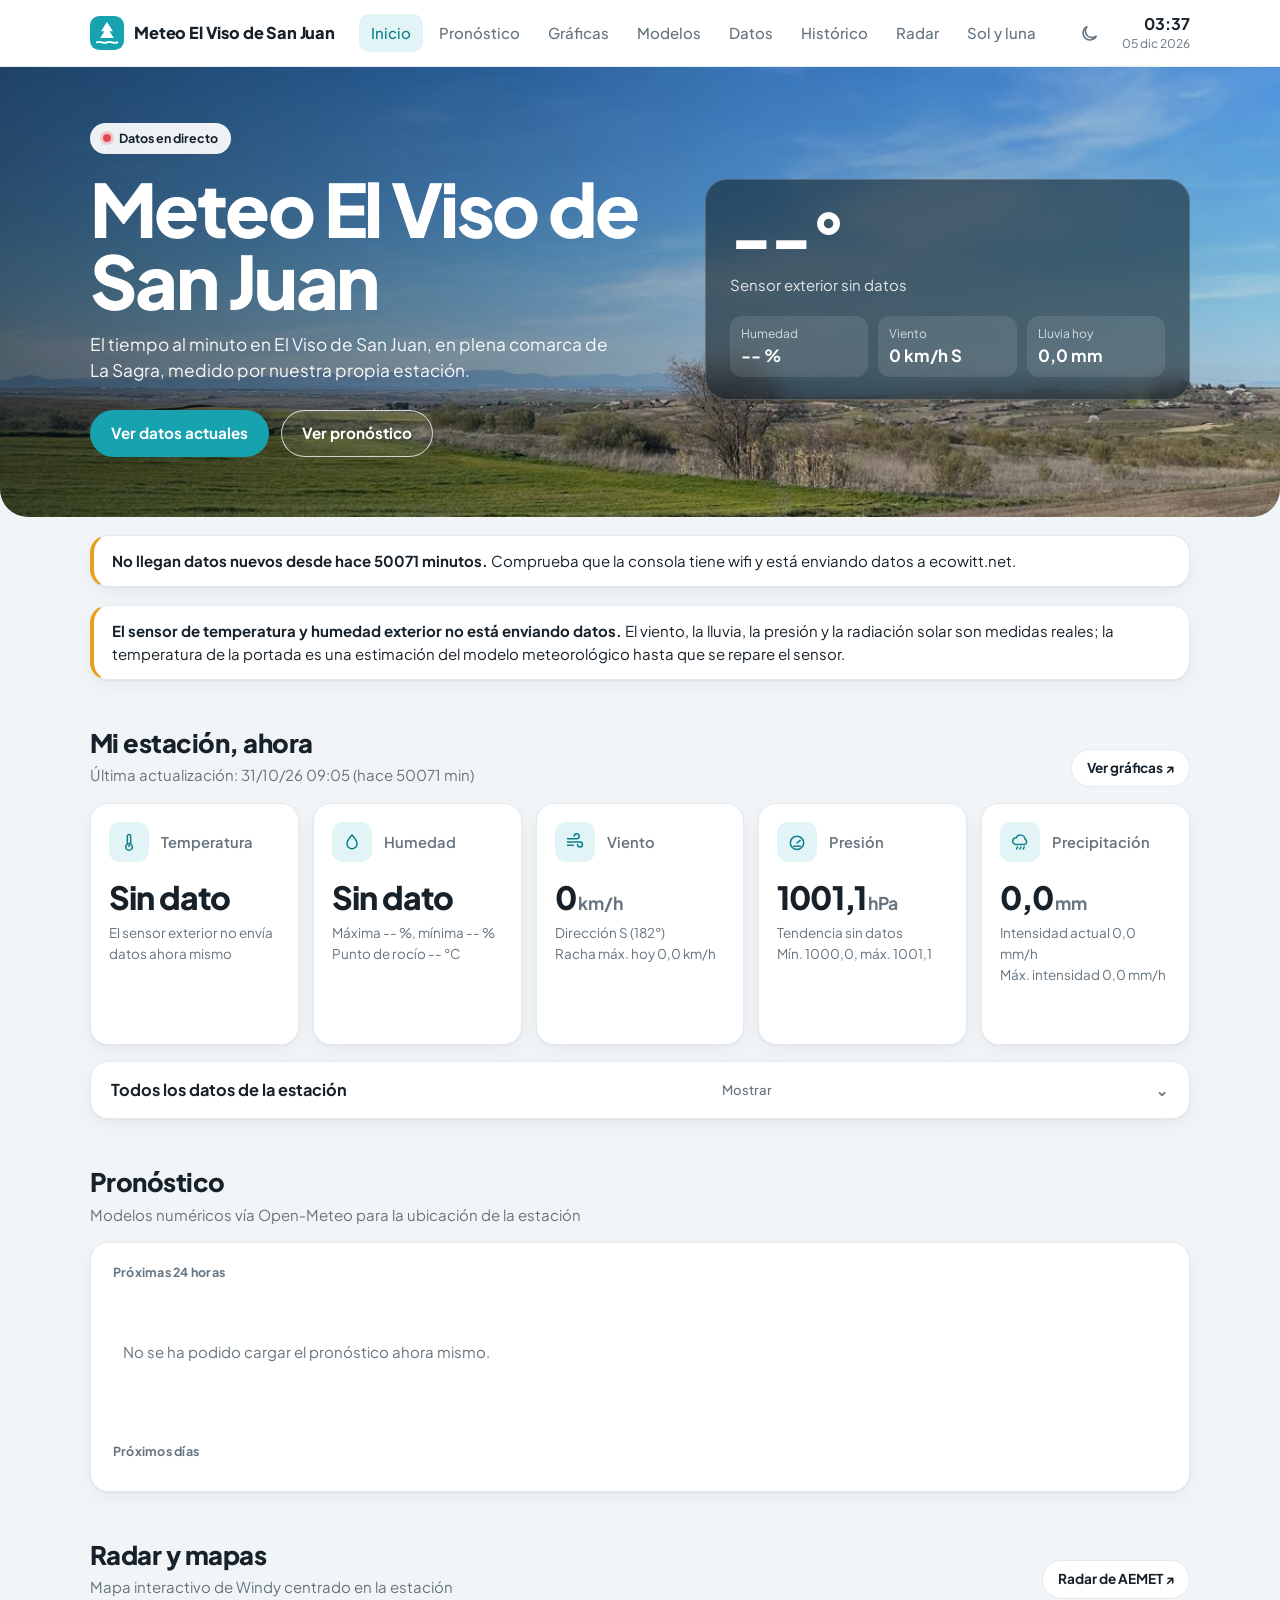
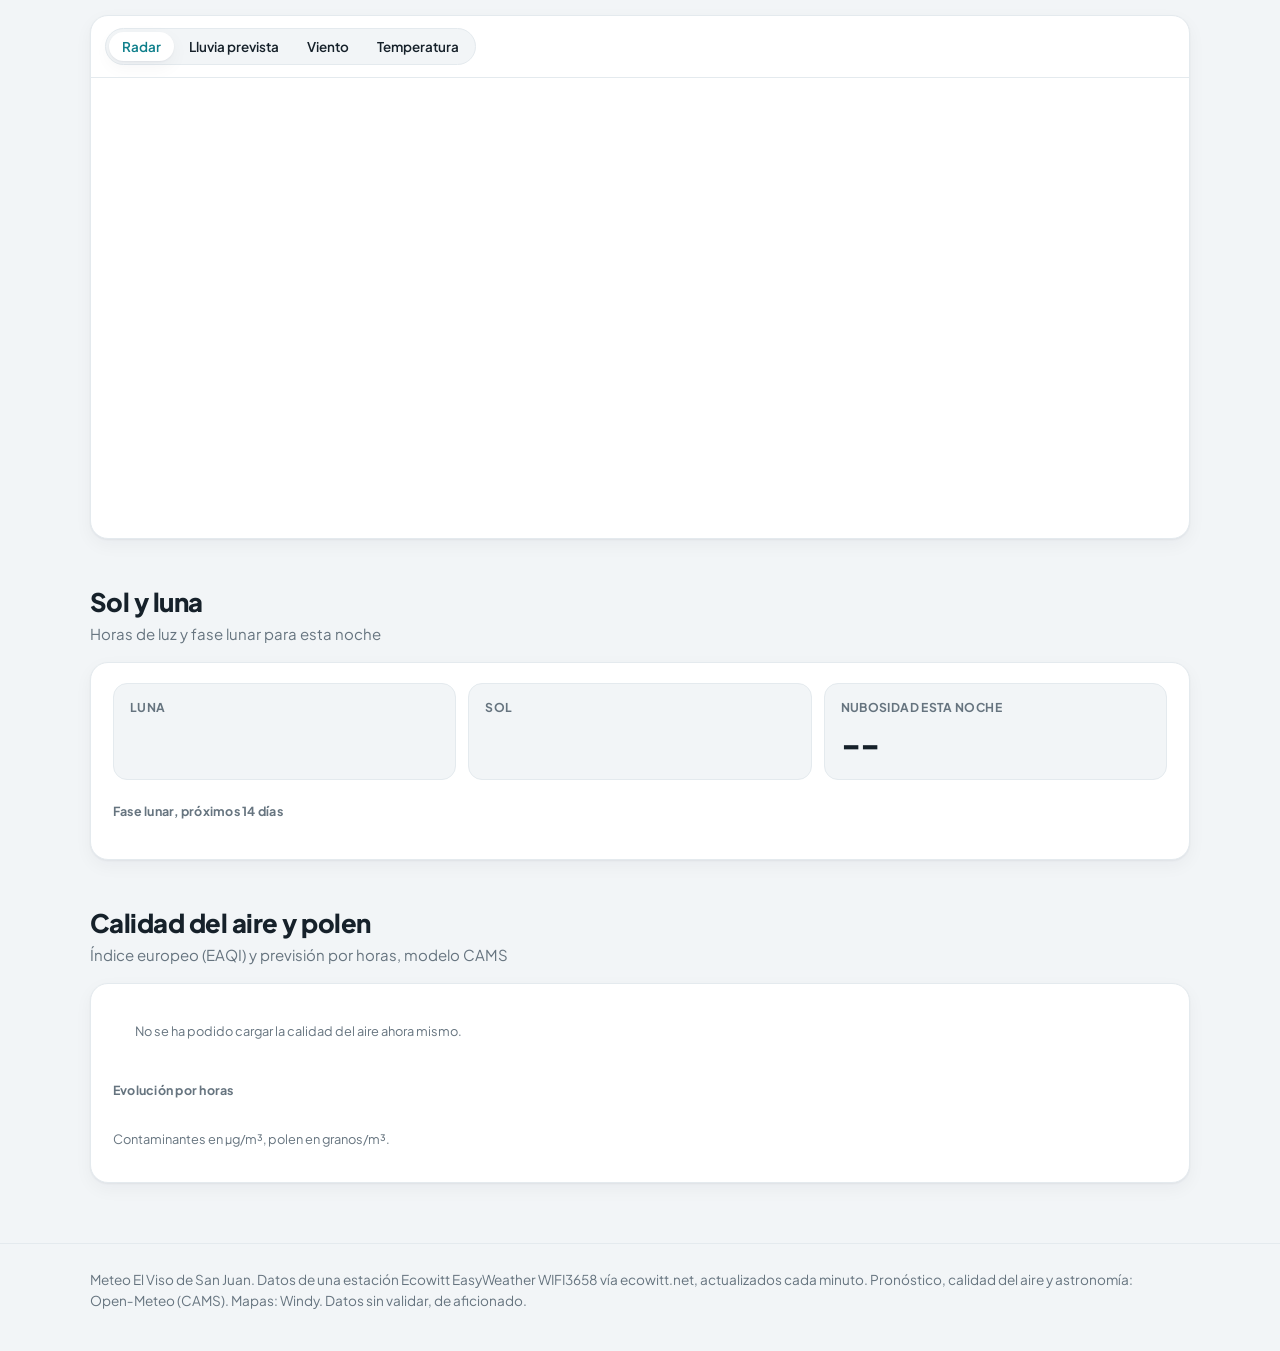
<file: index.html>
<!doctype html>
<html lang="es">
<head>
<meta charset="utf-8">
<meta name="viewport" content="width=device-width, initial-scale=1">
<title>Meteo</title>
<link rel="icon" href="data:image/svg+xml,<svg xmlns=%22http://www.w3.org/2000/svg%22 viewBox=%220 0 100 100%22><text y=%22.9em%22 font-size=%2290%22>🌾</text></svg>">
<link rel="preconnect" href="https://fonts.googleapis.com"><link rel="preconnect" href="https://fonts.gstatic.com" crossorigin>
<link href="https://fonts.googleapis.com/css2?family=Plus+Jakarta+Sans:wght@400;500;600;700;800&display=swap" rel="stylesheet">
<link rel="stylesheet" href="assets/estilo.css">
</head>
<body>

<!-- ===== Portada ===== -->
<section class="hero" id="hero">
  <svg class="monte" viewBox="0 0 1440 300" preserveAspectRatio="none" aria-hidden="true" id="monte">
    <path d="M0 190 C240 160 420 175 640 165 S1080 150 1440 175 V300 H0Z" fill="#B49A5E" opacity=".8"/>
    <path d="M0 230 C300 205 560 225 820 212 S1200 200 1440 222 V300 H0Z" fill="#7C8A45"/>
    <path d="M0 262 C360 248 720 262 1080 252 S1320 250 1440 258 V300 H0Z" fill="#55652F"/>
  </svg>
  <div class="wrap">
    <div>
      <span class="pastilla"><span class="punto" id="punto-hero"></span>Datos en directo</span>
      <h1 id="h-titulo">Meteo</h1>
      <p class="lema" id="h-lema"></p>
      <div class="botones">
        <a class="btn primario" href="#ahora">Ver datos actuales</a>
        <a class="btn cristal" href="#pronostico">Ver pronóstico</a>
      </div>
    </div>
    <div class="tarjeta-hero" id="tarjeta-hero">
      <div class="fila1">
        <div><div class="t" id="h-temp">--°</div><div class="sub" id="h-sub">Cargando…</div></div>
        <div class="cielo" id="h-cielo"></div>
      </div>
      <div class="mini">
        <div><small>Humedad</small><b id="h-hum">--</b></div>
        <div><small>Viento</small><b id="h-viento">--</b></div>
        <div><small>Lluvia hoy</small><b id="h-lluvia">--</b></div>
      </div>
      <img id="h-webcam" alt="Imagen de la webcam" hidden>
    </div>
  </div>
</section>

<main class="wrap">
  <div id="aviso"></div>

  <!-- ===== Ahora ===== -->
  <section class="bloque" id="ahora">
    <div class="titulo-bloque">
      <div><h2 id="t-ahora">Ahora</h2><p id="ultima">Última actualización: --</p></div>
      <a class="btn claro" href="graficas.html">Ver gráficas ↗</a>
    </div>
    <div class="ahora">
      <article class="card"><div class="cab-card">${icono("temp")}Temperatura</div><div class="valor" id="a-temp">--</div><div class="lineas" id="a-temp-l"></div><div id="s-temp"></div></article>
      <article class="card"><div class="cab-card">${icono("hum")}Humedad</div><div class="valor" id="a-hum">--</div><div class="lineas" id="a-hum-l"></div><div id="s-hum"></div></article>
      <article class="card"><div class="cab-card">${icono("viento")}Viento</div><div class="valor" id="a-viento">--</div><div class="lineas" id="a-viento-l"></div><div id="s-viento"></div></article>
      <article class="card"><div class="cab-card">${icono("pres")}Presión</div><div class="valor" id="a-pres">--</div><div class="lineas" id="a-pres-l"></div><div id="s-pres"></div></article>
      <article class="card"><div class="cab-card">${icono("lluvia")}Precipitación</div><div class="valor" id="a-lluvia">--</div><div class="lineas" id="a-lluvia-l"></div><div id="s-lluvia"></div></article>
    </div>

    <details class="todos" style="margin-top:16px">
      <summary class="card">Todos los datos de la estación <span>Mostrar</span></summary>
      <div class="rejilla-datos" id="todos"></div>
    </details>
  </section>

  <!-- ===== Pronóstico ===== -->
  <section class="bloque" id="pronostico">
    <div class="titulo-bloque">
      <div><h2>Pronóstico</h2><p>Modelos numéricos vía Open‑Meteo para la ubicación de la estación</p></div>
    </div>
    <div class="card pad">
      <div class="etiqueta" style="margin-top:0">Próximas 24 horas</div>
      <div class="tira" id="p-horas"><p class="vacio">Cargando pronóstico…</p></div>
      <div class="etiqueta">Próximos días</div>
      <div class="dias" id="p-dias"></div>
    </div>
  </section>

  <!-- ===== Radar ===== -->
  <section class="bloque" id="radar">
    <div class="titulo-bloque">
      <div><h2>Radar y mapas</h2><p>Mapa interactivo de Windy centrado en la estación</p></div>
      <a class="btn claro" href="https://www.aemet.es/es/eltiempo/observacion/radar" target="_blank" rel="noopener">Radar de AEMET ↗</a>
    </div>
    <div class="card">
      <div class="barra-mapa"><div class="selector" id="capas">
        <button data-capa="radar" class="on">Radar</button><button data-capa="rain">Lluvia prevista</button><button data-capa="wind">Viento</button><button data-capa="temp">Temperatura</button>
      </div></div>
      <iframe id="windy" class="mapa" title="Mapa de Windy" loading="lazy" allowfullscreen></iframe>
    </div>
  </section>

  <!-- ===== Sol y luna ===== -->
  <section class="bloque" id="cielo">
    <div class="titulo-bloque"><div><h2>Sol y luna</h2><p>Horas de luz y fase lunar para esta noche</p></div></div>
    <div class="card pad">
      <div class="astro">
        <div class="caja"><h4>LUNA</h4><div class="luna-grande" id="luna-hoy"></div></div>
        <div class="caja"><h4>SOL</h4><table class="tabla-datos" id="sol" style="margin-top:0"></table></div>
        <div class="caja"><h4>NUBOSIDAD ESTA NOCHE</h4><div id="nubes-noche" class="valor" style="margin:10px 0 4px">--</div><div class="nota" id="nubes-txt"></div></div>
      </div>
      <div class="etiqueta">Fase lunar, próximos 14 días</div>
      <div class="tira lunas" id="lunas"></div>
    </div>
  </section>

  <!-- ===== Calidad del aire ===== -->
  <section class="bloque" id="aire">
    <div class="titulo-bloque"><div><h2>Calidad del aire y polen</h2><p>Índice europeo (EAQI) y previsión por horas, modelo CAMS</p></div></div>
    <div class="card pad aire">
      <div class="aqi" id="aqi"><span class="nota">Cargando…</span></div>
      <div class="etiqueta">Evolución por horas</div>
      <div class="tira" id="aire-horas"></div>
      <p class="nota">Contaminantes en µg/m³, polen en granos/m³.</p>
    </div>
  </section>
</main>

<script src="assets/comun.js"></script>
<script>
montarCabecera("Inicio");
document.title = `${CONFIG.nombre}: el tiempo en ${CONFIG.ubicacion}`;
// Rellena los iconos escritos como ${icono("...")} en el HTML
document.querySelectorAll(".cab-card").forEach(el => el.innerHTML = el.innerHTML.replace(/\$\{icono\("(\w+)"\)\}/g, (_, n) => icono(n)));
$("h-titulo").textContent = CONFIG.nombre;
$("h-lema").textContent = CONFIG.lema;
$("t-ahora").textContent = `${CONFIG.estacion}, ahora`;

// Foto de portada propia, si existe
const foto = new Image();
foto.onload = () => { $("hero").style.backgroundImage = `url(${CONFIG.foto_portada})`; $("monte").style.display = "none"; };
foto.src = CONFIG.foto_portada;
if (CONFIG.webcam) { $("h-webcam").src = CONFIG.webcam + "?v=" + Date.now(); $("h-webcam").hidden = false; }

/* ---------- Datos de la estación ---------- */
let pronostico = null, sinExterior = false;

// Si el sensor exterior no envía datos, la portada muestra la temperatura del modelo, marcada como estimada
function pintarTempEstimada() {
  if (!pronostico) { $("h-temp").textContent = "--°"; $("h-sub").textContent = "Sensor exterior sin datos"; return; }
  const H = pronostico.hourly;
  let i = H.time.findIndex(t => new Date(t).getTime() > Date.now() - 3600000); if (i < 0) i = 0;
  $("h-temp").textContent = `≈${Math.round(H.temperature_2m[i])}°`;
  $("h-sub").textContent = "Estimada por el modelo: el sensor exterior no envía datos";
}

function pintarEstacion(c, h) {
  const n = c.now, hoy = c.today || {}, mes = c.month || {}, ano = c.year || {};
  const min = Math.round((Date.now() / 1000 - c.updated) / 60);
  const viejo = min > CONFIG.datos_viejos_min;
  $("punto-hero").classList.toggle("off", viejo);
  $("ultima").textContent = `Última actualización: ${fechaCorta(c.updated)} ${hora(c.updated)} (hace ${min < 1 ? "instantes" : min + " min"})`;
  sinExterior = n.temp == null && n.hum == null;
  $("aviso").innerHTML = (viejo ? `<div class="card aviso"><b>No llegan datos nuevos desde hace ${min} minutos.</b> Comprueba que la consola tiene wifi y está enviando datos a ecowitt.net.</div>` : "") +
    (sinExterior ? `<div class="card aviso"><b>El sensor de temperatura y humedad exterior no está enviando datos.</b> El viento, la lluvia, la presión y la radiación solar son medidas reales; la temperatura de la portada es una estimación del modelo meteorológico hasta que se repare el sensor.</div>` : "");

  // Portada
  if (sinExterior) pintarTempEstimada();
  else {
    $("h-temp").textContent = `${fmt(n.temp)}°`;
    $("h-sub").textContent = `Sensación ${fmt(n.feels)}°  |  máx ${fmt(hoy.tmax?.v)}°  mín ${fmt(hoy.tmin?.v)}°`;
  }
  $("h-hum").textContent = `${fmt(n.hum, 0)} %`;
  $("h-viento").textContent = `${fmt(n.wind, 0)} km/h ${dirTxt(n.dir)}`;
  $("h-lluvia").textContent = `${fmt(n.rday)} mm`;

  // Tarjetas "ahora"
  const tr = c.press_trend_3h, trTxt = tr == null ? "sin datos" : tr > 1 ? "Subiendo" : tr < -1 ? "Bajando" : "Estable";
  $("a-temp").innerHTML = n.temp == null ? `Sin dato` : `${fmt(n.temp)}<small>°C</small>`;
  $("a-temp-l").innerHTML = n.temp == null ? `El sensor exterior no envía datos ahora mismo` : `Sensación térmica ${fmt(n.feels)} °C<br>Mínima ${fmt(hoy.tmin?.v)} °C, máxima ${fmt(hoy.tmax?.v)} °C`;
  $("a-hum").innerHTML = n.hum == null ? `Sin dato` : `${fmt(n.hum, 0)}<small>%</small>`;
  $("a-hum-l").innerHTML = `Máxima ${fmt(hoy.hmax?.v, 0)} %, mínima ${fmt(hoy.hmin?.v, 0)} %<br>Punto de rocío ${fmt(n.dew)} °C`;
  $("a-viento").innerHTML = `${fmt(n.wind, 0)}<small>km/h</small>`;
  $("a-viento-l").innerHTML = `Dirección ${dirTxt(n.dir)} (${n.dir != null ? Math.round(n.dir) : "--"}°)<br>Racha máx. hoy ${fmt(hoy.gustmax?.v)} km/h`;
  $("a-pres").innerHTML = `${fmt(n.press)}<small>hPa</small>`;
  $("a-pres-l").innerHTML = `Tendencia ${trTxt}${tr != null ? ` (${tr > 0 ? "+" : ""}${fmt(tr)})` : ""}<br>Mín. ${fmt(hoy.pmin?.v)}, máx. ${fmt(hoy.pmax?.v)}`;
  $("a-lluvia").innerHTML = `${fmt(n.rday)}<small>mm</small>`;
  $("a-lluvia-l").innerHTML = `Intensidad actual ${fmt(n.rate)} mm/h<br>Máx. intensidad ${fmt(hoy.ratemax?.v)} mm/h`;

  const t24 = Date.now() / 1000 - 86400, s = k => h.filter(e => e.t >= t24).map(e => [e.t, e[k]]);
  $("s-temp").innerHTML = sparkline(s("temp"));
  $("s-hum").innerHTML = sparkline(s("hum"));
  $("s-viento").innerHTML = sparkline(s("wind"));
  $("s-pres").innerHTML = sparkline(s("press"));
  $("s-lluvia").innerHTML = sparkline(s("rday"));

  // Todos los datos
  const ps = psicrometria(n.temp, n.hum, n.press);
  const tarjeta = (ic, titulo, grande, cuerpo) => `<article class="card pad"><div class="cab-card">${icono(ic)}${titulo}</div>${grande ? `<div class="valor">${grande}</div>` : ""}<table class="tabla-datos">${cuerpo}</table></article>`;
  const fx = (o, d = 1, u = "") => o ? `${fmt(o.v, d)}${u}` : "--";
  $("todos").innerHTML = [
    `<article class="card pad"><div class="cab-card">${icono("info")}Información</div>
      <p style="margin:14px 0 0"><b style="font-size:1.05rem">${CONFIG.estacion}</b><br><span class="nota" style="font-size:.88rem">${CONFIG.ubicacion}<br>${CONFIG.equipo}<br>Altitud: ${CONFIG.altitud} m</span></p>
      <span class="estado-on ${viejo ? "off" : ""}"><span class="punto ${viejo ? "off" : ""}"></span>${viejo ? "Sin conexión" : "En línea"}</span>
      <table class="tabla-datos">${filas([["Última obs. (local)", `${fechaCorta(c.updated)} ${hora(c.updated)}`], ["Antigüedad", min < 1 ? "hace instantes" : `hace ${min} min`]])}</table></article>`,
    tarjeta("temp", "Temperatura", `${fmt(n.temp)} °C`, filas([
      ["Sensación térmica", `${fmt(n.feels)} °C`], ["Punto de rocío", `${fmt(n.dew)} °C`],
      ["Máx. hoy", fx(hoy.tmax, 1, " °C")], ["Mín. hoy", fx(hoy.tmin, 1, " °C")],
      ["Máx. mensual", fx(mes.tmax, 1, " °C")], ["Mín. mensual", fx(mes.tmin, 1, " °C")],
      ["Máx. anual", fx(ano.tmax, 1, " °C")], ["Mín. anual", fx(ano.tmin, 1, " °C")]])),
    tarjeta("hum", "Humedad", `${fmt(n.hum, 0)} %`, filas([
      ["Punto de rocío", `${fmt(n.dew)} °C`], ["Hum. específica", `${fmt(ps.especifica)} g/kg`],
      ["Hum. absoluta", `${fmt(ps.absoluta)} g/m³`], ["Presión de vapor", `${fmt(ps.vapor, 0)} hPa`],
      ["Máx. hoy", fx(hoy.hmax, 0, " %")], ["Mín. hoy", fx(hoy.hmin, 0, " %")],
      ["Máx. mensual", fx(mes.hmax, 0, " %")], ["Mín. mensual", fx(mes.hmin, 0, " %")]])),
    tarjeta("viento", "Viento", `${fmt(n.wind, 0)} km/h`, filas([
      ["Dirección", `${flecha(n.dir)} ${dirTxt(n.dir)} (${n.dir != null ? Math.round(n.dir) : "--"}°)`], ["Racha actual", `${fmt(n.gust)} km/h`],
      ["Racha máx. hoy", fx(hoy.gustmax, 1, " km/h")], ["Racha máx. mensual", fx(mes.gmax, 1, " km/h")], ["Racha máx. anual", fx(ano.gmax, 1, " km/h")]])),
    tarjeta("lluvia", "Precipitación", `${fmt(n.rday)} mm`, filas([
      ["Intensidad actual", `${fmt(n.rate)} mm/h`], ["Máx. intensidad hoy", fx(hoy.ratemax, 1, " mm/h")],
      ["Este mes", `${fmt(n.rmonth)} mm`], ["Este año", `${fmt(n.ryear)} mm`]])),
    tarjeta("pres", "Presión", `${fmt(n.press)} hPa`, filas([
      ["Tendencia 3 h", trTxt], ["Mín. hoy", fx(hoy.pmin, 1, " hPa")], ["Máx. hoy", fx(hoy.pmax, 1, " hPa")],
      ["Máx. anual", fx(ano.pmax, 1, " hPa")], ["Mín. anual", fx(ano.pmin, 1, " hPa")]])),
    (n.solar != null || n.uvi != null) && tarjeta("sol", "Radiación solar", `${fmt(n.solar, 0)} W/m²`, filas([["Índice UV", fmt(n.uvi, 0)]])),
    n.tin != null && tarjeta("temp", "Interior", `${fmt(n.tin)} °C`, filas([["Humedad interior", `${fmt(n.hin, 0)} %`]]))
  ].filter(Boolean).join("");
}

async function cargarEstacion() {
  const c = await cargarJSON("data/current.json");
  if (!c) {
    $("aviso").innerHTML = `<div class="card aviso"><b>Aún no hay datos.</b> En la pestaña Actions del repositorio, ejecuta «Actualizar datos de la estación» con el botón Run workflow.</div>`;
    $("h-sub").textContent = "Sin datos todavía";
    return;
  }
  pintarEstacion(c, await cargarJSON("data/history.json", []));
}

/* ---------- Pronóstico (Open-Meteo) ---------- */
async function cargarPronostico() {
  const url = `https://api.open-meteo.com/v1/forecast?latitude=${CONFIG.lat}&longitude=${CONFIG.lon}&elevation=${CONFIG.altitud}` +
    `&hourly=temperature_2m,precipitation,precipitation_probability,weather_code,wind_speed_10m,wind_direction_10m,cloud_cover,is_day` +
    `&daily=weather_code,temperature_2m_max,temperature_2m_min,apparent_temperature_max,apparent_temperature_min,precipitation_sum,precipitation_probability_max,wind_speed_10m_max,wind_gusts_10m_max,wind_direction_10m_dominant,cloud_cover_mean,sunrise,sunset,daylight_duration` +
    `&timezone=${encodeURIComponent(CONFIG.zona)}&forecast_days=7&wind_speed_unit=kmh`;
  try {
    const r = await fetch(url); if (!r.ok) throw 0;
    pronostico = await r.json();
  } catch (e) {
    $("p-horas").innerHTML = `<p class="vacio">No se ha podido cargar el pronóstico ahora mismo.</p>`;
    return;
  }
  const H = pronostico.hourly, D = pronostico.daily;
  const ahora = Date.now();
  let i0 = H.time.findIndex(t => new Date(t).getTime() > ahora - 3600000); if (i0 < 0) i0 = 0;
  let html = "";
  for (let i = i0; i < Math.min(i0 + 24, H.time.length); i++) {
    const hh = H.time[i].slice(11, 16), [ic] = cieloWMO(H.weather_code[i], H.is_day[i]);
    html += `<div class="hora"><b class="h">${hh === "00:00" ? new Date(H.time[i]).toLocaleDateString("es-ES", { weekday: "short" }) : hh}</b>
      <span class="ic">${ic}</span><span class="tt">${Math.round(H.temperature_2m[i])}°</span>
      <span><svg class="gota" viewBox="0 0 12 14" aria-hidden="true"><path d="M6 1s4.5 5 4.5 8A4.5 4.5 0 0 1 1.5 9C1.5 6 6 1 6 1Z" fill="#3B8EEA"/></svg> ${fmt(H.precipitation[i])} mm</span><span>${H.precipitation_probability[i] ?? "--"} %</span>
      <span>${flecha(H.wind_direction_10m[i])} ${Math.round(H.wind_speed_10m[i])} km/h</span></div>`;
  }
  $("p-horas").innerHTML = html;

  $("p-dias").innerHTML = D.time.map((t, i) => {
    const f = new Date(t + "T12:00"), [ic, txt] = cieloWMO(D.weather_code[i]);
    const nom = i === 0 ? "Hoy" : f.toLocaleDateString("es-ES", { weekday: "short" }).replace(/^./, m => m.toUpperCase());
    return `<div class="card dia"><div class="nom">${nom}</div><div class="fec">${f.toLocaleDateString("es-ES", { day: "numeric", month: "short" })}</div>
      <span class="ic" title="${txt}">${ic}</span><span class="txt-cielo">${txt}</span><div class="mm"><span class="mx">${Math.round(D.temperature_2m_max[i])}°</span><span class="mn">${Math.round(D.temperature_2m_min[i])}°</span></div>
      <table>${filas([["Sens.", `${Math.round(D.apparent_temperature_max[i])}/${Math.round(D.apparent_temperature_min[i])} °C`],
        ["Precip.", `${fmt(D.precipitation_sum[i])} mm, ${D.precipitation_probability_max[i] ?? "--"} %`],
        ["Viento", `${Math.round(D.wind_speed_10m_max[i])} km/h ${dirTxt(D.wind_direction_10m_dominant[i])}`],
        ["Racha", `${Math.round(D.wind_gusts_10m_max[i])} km/h`], ["Nubes", `${Math.round(D.cloud_cover_mean[i])} %`]])}</table></div>`;
  }).join("");

  // Icono del cielo en la portada (pronóstico de la hora actual)
  $("h-cielo").innerHTML = cieloWMO(H.weather_code[i0], H.is_day[i0])[0];
  if (sinExterior) pintarTempEstimada();
  pintarAstro();
}

/* ---------- Sol y luna ---------- */
function pintarAstro() {
  const l = luna();
  $("luna-hoy").innerHTML = `<span class="em">${lunaSVG(l.edad)}</span><div><b style="font-size:1.1rem">${l.nombre}</b><br><span class="nota">Iluminación ${Math.round(l.ilum * 100)} %, ${fmt(l.edad, 1)} días</span></div>`;
  let lunas = "";
  for (let d = 0; d < 14; d++) {
    const f = new Date(Date.now() + d * 86400000), x = luna(f);
    lunas += `<div class="hora"><b class="h">${d === 0 ? "Hoy" : f.toLocaleDateString("es-ES", { weekday: "short", day: "numeric" })}</b><span class="ic">${lunaSVG(x.edad)}</span><span>${Math.round(x.ilum * 100)} %</span></div>`;
  }
  $("lunas").innerHTML = lunas;
  if (!pronostico) return;
  const D = pronostico.daily, H = pronostico.hourly;
  const h = s => s.slice(11, 16), dur = D.daylight_duration[0];
  $("sol").innerHTML = filas([["Salida del sol", h(D.sunrise[0])], ["Puesta del sol", h(D.sunset[0])],
    ["Horas de luz", `${Math.floor(dur / 3600)} h ${Math.round(dur % 3600 / 60)} min`], ["Salida mañana", h(D.sunrise[1])]]);
  // Nubosidad media entre las 22 y las 4 h
  const hoy = D.time[0], manana = D.time[1];
  const idx = H.time.map((t, i) => [t, i]).filter(([t]) => (t.startsWith(hoy) && t.slice(11, 13) >= "22") || (t.startsWith(manana) && t.slice(11, 13) <= "04")).map(([, i]) => i);
  if (idx.length) {
    const nub = Math.round(idx.reduce((a, i) => a + H.cloud_cover[i], 0) / idx.length);
    $("nubes-noche").textContent = `${nub} %`;
    $("nubes-txt").textContent = nub < 20 ? "Noche despejada: buena para observar." : nub < 60 ? "Nubes a ratos: observación irregular." : "Mayormente cubierto: mala noche para observar.";
  }
}

/* ---------- Calidad del aire (Open-Meteo / CAMS) ---------- */
function categoriaEAQI(v) {
  const c = [[20, "Buena", "#50F0E6"], [40, "Razonablemente buena", "#50CCAA"], [60, "Regular", "#F0E641"], [80, "Mala", "#FF5050"], [100, "Muy mala", "#C8325A"], [1e9, "Extremadamente mala", "#B47DDC"]];
  return c.find(x => v <= x[0]);
}
async function cargarAire() {
  const url = `https://air-quality-api.open-meteo.com/v1/air-quality?latitude=${CONFIG.lat}&longitude=${CONFIG.lon}` +
    `&hourly=european_aqi,pm2_5,pm10,ozone,nitrogen_dioxide,grass_pollen,olive_pollen,birch_pollen,mugwort_pollen` +
    `&timezone=${encodeURIComponent(CONFIG.zona)}&forecast_days=2`;
  let A;
  try { const r = await fetch(url); if (!r.ok) throw 0; A = (await r.json()).hourly; if (!A || !A.time || !A.european_aqi) throw 0; }
  catch (e) { $("aqi").innerHTML = `<span class="nota">No se ha podido cargar la calidad del aire ahora mismo.</span>`; return; }
  let i0 = A.time.findIndex(t => new Date(t).getTime() > Date.now() - 3600000); if (i0 < 0) i0 = 0;
  const v = A.european_aqi[i0], [, nom, col] = categoriaEAQI(v ?? 0);
  $("aqi").style.background = col;
  $("aqi").innerHTML = `<span class="n">${v ?? "--"}</span><div><b>${nom}</b><br><span style="font-size:.88rem">Índice europeo de calidad del aire para esta hora</span></div>`;
  const val = (k, i, d = 1) => A[k] && A[k][i] != null ? fmt(A[k][i], d) : "--";
  let html = "";
  for (let i = i0; i < Math.min(i0 + 24, A.time.length); i++) {
    const [, , c] = categoriaEAQI(A.european_aqi[i] ?? 0);
    html += `<div class="hora"><b class="h">${A.time[i].slice(11, 16)}</b><span class="chip" style="background:${c}">${A.european_aqi[i] ?? "--"}</span>
      <table><tr><td class="grupo" colspan="2">CONTAMINANTES</td></tr>${filas([["PM2.5", val("pm2_5", i)], ["PM10", val("pm10", i)], ["O₃", val("ozone", i, 0)], ["NO₂", val("nitrogen_dioxide", i)]])}
      <tr><td class="grupo" colspan="2">POLEN</td></tr>${filas([["Gramíneas", val("grass_pollen", i, 0)], ["Olivo", val("olive_pollen", i, 0)], ["Abedul", val("birch_pollen", i, 0)], ["Artemisa", val("mugwort_pollen", i, 0)]])}</table></div>`;
  }
  $("aire-horas").innerHTML = html;
}

/* ---------- Radar y mapas (Windy) ---------- */
function montarRadar() {
  const ver = capa => {
    const p = new URLSearchParams({ lat: CONFIG.lat, lon: CONFIG.lon, detailLat: CONFIG.lat, detailLon: CONFIG.lon, zoom: 8,
      level: "surface", overlay: capa, product: capa === "radar" ? "radar" : "ecmwf", menu: "", message: "true", marker: "true",
      calendar: "now", type: "map", location: "coordinates", metricWind: "km/h", metricTemp: "°C", radarRange: "-1" });
    $("windy").src = "https://embed.windy.com/embed2.html?" + p;
    document.querySelectorAll("#capas button").forEach(b => b.classList.toggle("on", b.dataset.capa === capa));
  };
  document.querySelectorAll("#capas button").forEach(b => b.onclick = () => ver(b.dataset.capa));
  ver("radar");
}

cargarEstacion(); cargarPronostico(); cargarAire(); montarRadar();
setInterval(cargarEstacion, 60000);
document.addEventListener("tema", cargarEstacion);
</script>
</body>
</html>
</file>
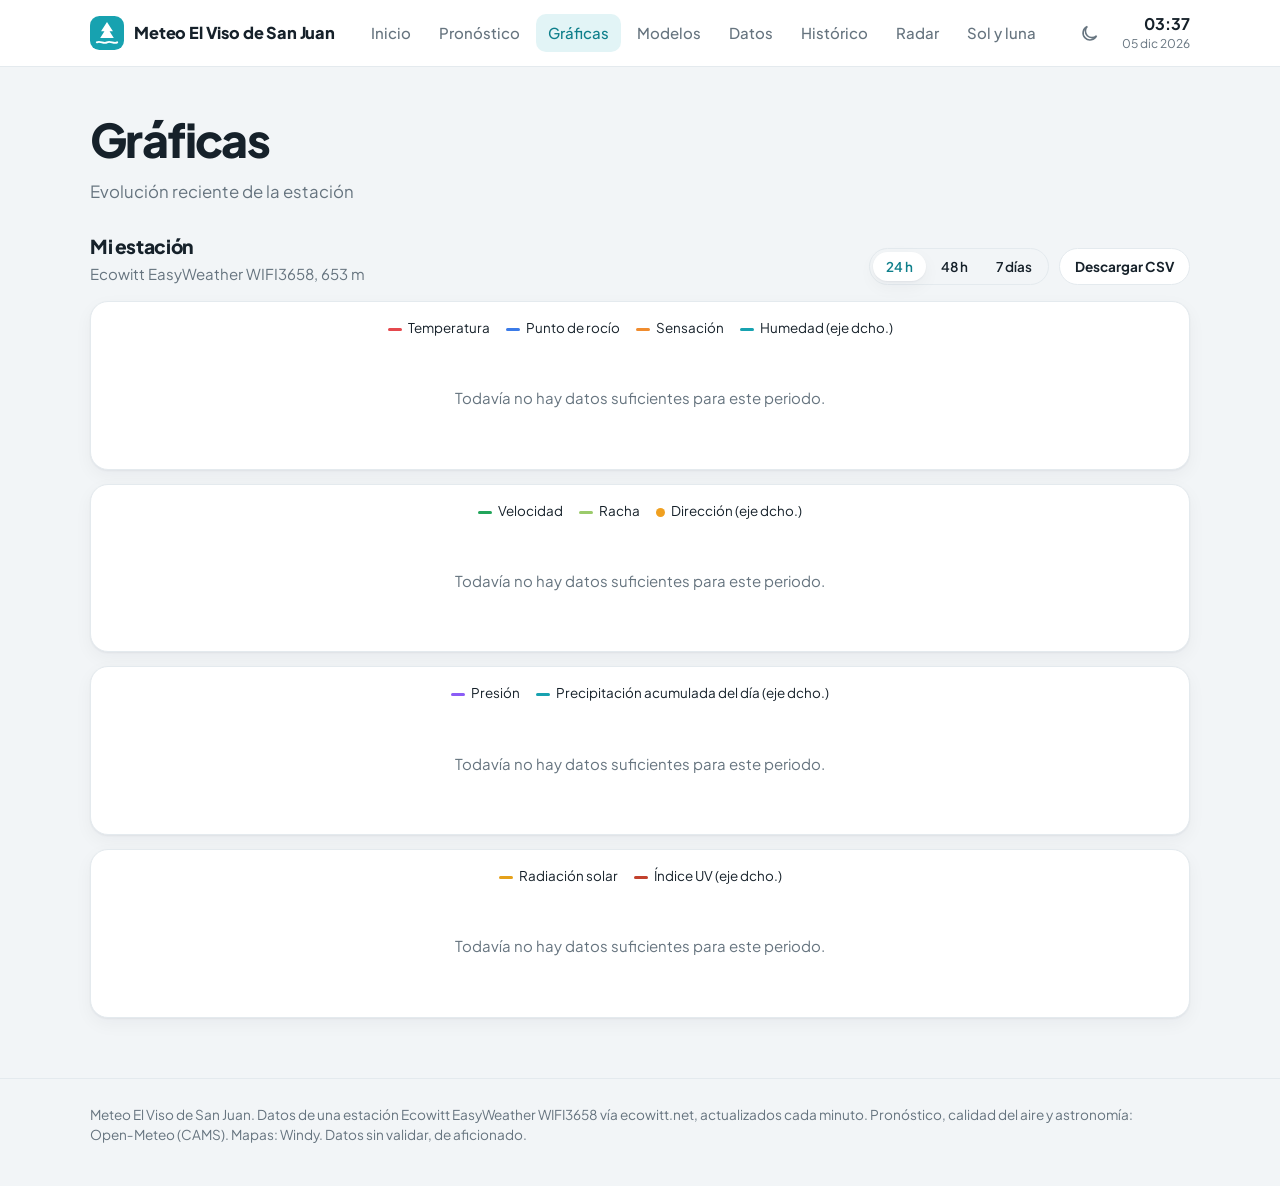
<file: graficas.html>
<!doctype html>
<html lang="es">
<head>
<meta charset="utf-8">
<meta name="viewport" content="width=device-width, initial-scale=1">
<title>Gráficas</title>
<link rel="icon" href="data:image/svg+xml,<svg xmlns=%22http://www.w3.org/2000/svg%22 viewBox=%220 0 100 100%22><text y=%22.9em%22 font-size=%2290%22>🌾</text></svg>">
<link rel="preconnect" href="https://fonts.googleapis.com"><link rel="preconnect" href="https://fonts.gstatic.com" crossorigin>
<link href="https://fonts.googleapis.com/css2?family=Plus+Jakarta+Sans:wght@400;500;600;700;800&display=swap" rel="stylesheet">
<link rel="stylesheet" href="assets/estilo.css">
</head>
<body>
<main class="wrap">
  <div class="cabecera-pag"><h1>Gráficas</h1><p>Evolución reciente de la estación</p></div>

  <div class="titulo-bloque" style="margin-top:22px">
    <div><h2 id="nom" style="font-size:1.2rem"></h2><p id="desc"></p></div>
    <div style="display:flex;gap:10px;flex-wrap:wrap">
      <div class="selector" id="rango"><button data-h="24" class="on">24 h</button><button data-h="48">48 h</button><button data-h="168">7 días</button></div>
      <button class="btn claro" id="csv">Descargar CSV</button>
    </div>
  </div>

  <div class="card grafica">
    <div class="leyenda"><span style="--k:#E5484D">Temperatura</span><span style="--k:#3B7BE8">Punto de rocío</span><span style="--k:#F08C2E">Sensación</span><span style="--k:#17A2B0">Humedad (eje dcho.)</span></div>
    <div id="g1"></div>
  </div>
  <div class="card grafica" style="margin-top:14px">
    <div class="leyenda"><span style="--k:#22A55B">Velocidad</span><span style="--k:#9BCB6B">Racha</span><span class="punto-ley" style="--k:#F0A020">Dirección (eje dcho.)</span></div>
    <div id="g2"></div>
  </div>
  <div class="card grafica" style="margin-top:14px">
    <div class="leyenda"><span style="--k:#8B5CF6">Presión</span><span style="--k:#17A2B0">Precipitación acumulada del día (eje dcho.)</span></div>
    <div id="g3"></div>
  </div>
  <div class="card grafica" style="margin-top:14px" id="caja-sol">
    <div class="leyenda"><span style="--k:#E5A11A">Radiación solar</span><span style="--k:#C2412D">Índice UV (eje dcho.)</span></div>
    <div id="g4"></div>
  </div>
</main>

<script src="assets/comun.js"></script>
<script>
montarCabecera("Gráficas");
document.title = `Gráficas | ${CONFIG.nombre}`;
$("nom").textContent = CONFIG.estacion;
$("desc").textContent = `${CONFIG.equipo}, ${CONFIG.altitud} m`;

let historico = [], horas = 24;

function dibujar() {
  const t1 = Date.now() / 1000, t0 = t1 - horas * 3600;
  const s = k => historico.map(e => [e.t, e[k]]);
  grafica("g1", { t0, t1, alto: 300,
    izq: { unidad: "°C", series: [{ pts: s("dew"), color: "#3B7BE8" }, { pts: s("feels"), color: "#F08C2E", ancho: 1.4 }, { pts: s("temp"), color: "#E5484D" }] },
    der: { unidad: "%", min: 0, max: 100, dec: 0, series: [{ pts: s("hum"), color: "#17A2B0", ancho: 1.6 }] } });
  grafica("g2", { t0, t1, alto: 260,
    izq: { unidad: "km/h", cero: true, rango: 10, dec: 0, series: [{ pts: s("gust"), color: "#9BCB6B", ancho: 1.2, raya: "3 2" }, { pts: s("wind"), color: "#22A55B", ancho: 1.6 }] },
    der: { unidad: "°", min: 0, max: 360, dec: 0, series: [{ pts: s("dir"), color: "#F0A020", puntos: true }] } });
  grafica("g3", { t0, t1, alto: 260,
    izq: { unidad: "hPa", rango: 4, series: [{ pts: s("press"), color: "#8B5CF6" }] },
    der: { unidad: "mm", cero: true, rango: 2, series: [{ pts: s("rday"), color: "#17A2B0", area: true, ancho: 1.6 }] } });
  const haySol = historico.some(e => e.solar != null);
  $("caja-sol").hidden = !haySol;
  if (haySol) grafica("g4", { t0, t1, alto: 240,
    izq: { unidad: "W/m²", cero: true, rango: 100, dec: 0, series: [{ pts: s("solar"), color: "#E5A11A", area: true }] },
    der: { unidad: "UV", cero: true, rango: 5, dec: 0, series: [{ pts: s("uvi"), color: "#C2412D", ancho: 1.4 }] } });
}

document.querySelectorAll("#rango button").forEach(b => b.onclick = () => {
  document.querySelectorAll("#rango button").forEach(x => x.classList.toggle("on", x === b));
  horas = +b.dataset.h; dibujar();
});

$("csv").onclick = () => {
  const cols = ["temp", "feels", "dew", "hum", "press", "wind", "gust", "dir", "rate", "rday", "solar", "uvi"];
  const t0 = Date.now() / 1000 - horas * 3600;
  const lineas = ["fecha_local;" + cols.join(";")].concat(historico.filter(e => e.t >= t0).map(e =>
    `${fechaCorta(e.t)} ${hora(e.t)};` + cols.map(k => e[k] ?? "").join(";")));
  const a = document.createElement("a");
  a.href = URL.createObjectURL(new Blob([lineas.join("\n")], { type: "text/csv" }));
  a.download = `estacion_${horas}h.csv`; a.click();
};

(async () => { historico = await cargarJSON("data/history.json", []); dibujar(); })();
document.addEventListener("tema", dibujar);
</script>
</body>
</html>
</file>
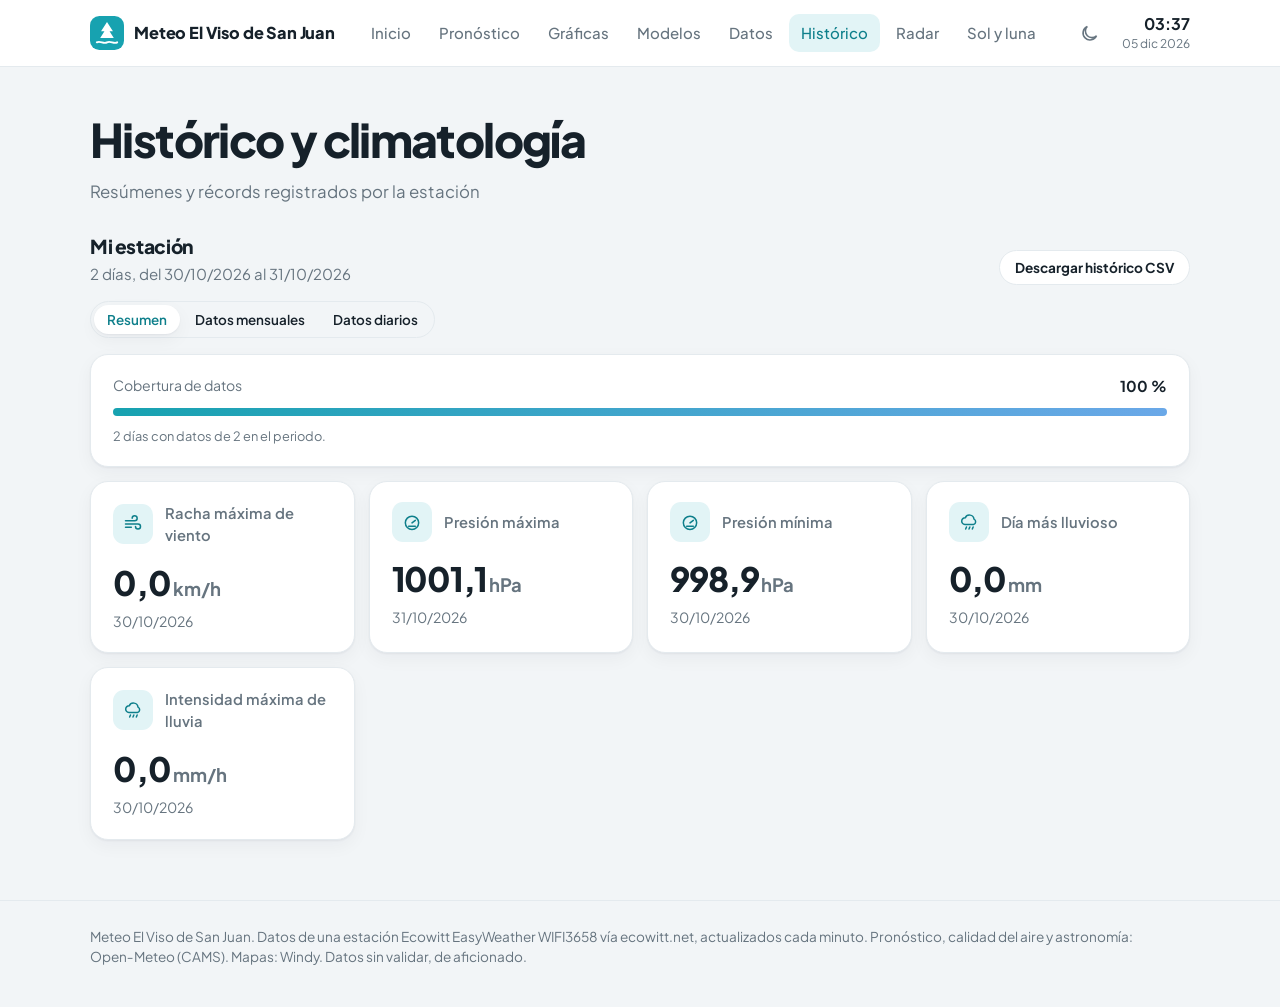
<file: historico.html>
<!doctype html>
<html lang="es">
<head>
<meta charset="utf-8">
<meta name="viewport" content="width=device-width, initial-scale=1">
<title>Histórico</title>
<link rel="icon" href="data:image/svg+xml,<svg xmlns=%22http://www.w3.org/2000/svg%22 viewBox=%220 0 100 100%22><text y=%22.9em%22 font-size=%2290%22>🌾</text></svg>">
<link rel="preconnect" href="https://fonts.googleapis.com"><link rel="preconnect" href="https://fonts.gstatic.com" crossorigin>
<link href="https://fonts.googleapis.com/css2?family=Plus+Jakarta+Sans:wght@400;500;600;700;800&display=swap" rel="stylesheet">
<link rel="stylesheet" href="assets/estilo.css">
</head>
<body>
<main class="wrap">
  <div class="cabecera-pag"><h1>Histórico y climatología</h1><p>Resúmenes y récords registrados por la estación</p></div>

  <div class="titulo-bloque" style="margin-top:22px">
    <div><h2 id="nom" style="font-size:1.2rem"></h2><p id="periodo"></p></div>
    <button class="btn claro" id="csv">Descargar histórico CSV</button>
  </div>

  <div class="selector" id="pestanas" style="margin-bottom:16px">
    <button data-p="resumen" class="on">Resumen</button><button data-p="mensual">Datos mensuales</button><button data-p="diario">Datos diarios</button>
  </div>

  <div id="p-resumen">
    <div class="card pad" style="margin-bottom:14px">
      <div style="display:flex;justify-content:space-between"><span class="nota" style="font-size:.88rem">Cobertura de datos</span><b id="cob-n"></b></div>
      <div class="cobertura"><i id="cob-barra" style="width:0"></i></div>
      <span class="nota" id="cob-txt"></span>
    </div>
    <div class="records" id="records"></div>
  </div>
  <div id="p-mensual" hidden><div class="card tabla-scroll"><table class="lista" id="t-mensual"></table></div></div>
  <div id="p-diario" hidden><div class="card tabla-scroll"><table class="lista" id="t-diario"></table></div></div>
</main>

<script src="assets/comun.js"></script>
<script>
montarCabecera("Histórico");
document.title = `Histórico | ${CONFIG.nombre}`;
$("nom").textContent = CONFIG.estacion;

let diario = {};

document.querySelectorAll("#pestanas button").forEach(b => b.onclick = () => {
  document.querySelectorAll("#pestanas button").forEach(x => x.classList.toggle("on", x === b));
  ["resumen", "mensual", "diario"].forEach(p => $("p-" + p).hidden = p !== b.dataset.p);
});

function record(dias, clave, fn) {
  const v = dias.filter(([, d]) => d[clave] != null);
  if (!v.length) return null;
  return v.reduce((a, b) => fn(b[1][clave], a[1][clave]) ? b : a);
}

function pintar() {
  const dias = Object.entries(diario);
  if (!dias.length) {
    $("periodo").textContent = "Aún no hay días registrados.";
    $("records").innerHTML = `<p class="vacio">Los récords aparecerán cuando la estación lleve algún día funcionando.</p>`;
    return;
  }
  const ini = dias[0][0], fin = dias.at(-1)[0];
  const total = Math.round((new Date(fin) - new Date(ini)) / 86400000) + 1;
  $("periodo").textContent = `${dias.length} días, del ${fechaISO(ini)} al ${fechaISO(fin)}`;
  const pc = Math.round(dias.length / total * 100);
  $("cob-n").textContent = pc + " %"; $("cob-barra").style.width = pc + "%";
  $("cob-txt").textContent = `${dias.length} días con datos de ${total} en el periodo.`;

  const mayor = (a, b) => a > b, menor = (a, b) => a < b;
  const R = [
    ["temp", "Temp. máxima absoluta", "tmax", mayor, 1, "°C"], ["temp", "Temp. mínima absoluta", "tmin", menor, 1, "°C"],
    ["viento", "Racha máxima de viento", "gmax", mayor, 1, "km/h"], ["pres", "Presión máxima", "pmax", mayor, 1, "hPa"],
    ["pres", "Presión mínima", "pmin", menor, 1, "hPa"], ["lluvia", "Día más lluvioso", "rain", mayor, 1, "mm"],
    ["lluvia", "Intensidad máxima de lluvia", "rmax", mayor, 1, "mm/h"], ["hum", "Humedad mínima", "hmin", menor, 0, "%"]
  ];
  $("records").innerHTML = R.map(([ic, tit, k, fn, d, u]) => {
    const r = record(dias, k, fn);
    return r ? `<article class="card"><div class="cab-card">${icono(ic)}${tit}</div><div class="valor">${fmt(r[1][k], d)}<small>${u}</small></div><div class="fecha">${fechaISO(r[0])}</div></article>` : "";
  }).join("");

  // Mensual
  const meses = {};
  for (const [f, d] of dias) (meses[f.slice(0, 7)] ??= []).push(d);
  const media = a => a.length ? a.reduce((x, y) => x + y, 0) / a.length : null;
  const nom = m => new Date(m + "-15").toLocaleDateString("es-ES", { month: "long", year: "numeric" });
  $("t-mensual").innerHTML = `<tr><th>Mes</th><th>Días</th><th>T. media</th><th>Media máx.</th><th>Media mín.</th><th>Máx. abs.</th><th>Mín. abs.</th><th>Lluvia</th><th>Racha máx.</th></tr>` +
    Object.entries(meses).reverse().map(([m, ds]) => {
      const v = k => ds.map(d => d[k]).filter(x => x != null);
      return `<tr><td>${nom(m)}</td><td>${ds.length}</td><td>${fmt(media(v("tavg")))}</td><td>${fmt(media(v("tmax")))}</td><td>${fmt(media(v("tmin")))}</td>
        <td class="mx">${fmt(v("tmax").length ? Math.max(...v("tmax")) : null)}</td><td class="mn">${fmt(v("tmin").length ? Math.min(...v("tmin")) : null)}</td>
        <td>${fmt(v("rain").reduce((a, b) => a + b, 0))}</td><td>${fmt(v("gmax").length ? Math.max(...v("gmax")) : null)}</td></tr>`;
    }).join("");

  // Diario
  $("t-diario").innerHTML = `<tr><th>Día</th><th>T. máx.</th><th>T. mín.</th><th>T. media</th><th>Hum. máx.</th><th>Hum. mín.</th><th>Racha máx.</th><th>Lluvia</th><th>Pres. máx.</th><th>Pres. mín.</th></tr>` +
    dias.slice().reverse().map(([f, d]) => `<tr><td>${fechaISO(f)}</td><td class="mx">${fmt(d.tmax)}</td><td class="mn">${fmt(d.tmin)}</td><td>${fmt(d.tavg)}</td>
      <td>${fmt(d.hmax, 0)}</td><td>${fmt(d.hmin, 0)}</td><td>${fmt(d.gmax)}</td><td>${fmt(d.rain)}</td><td>${fmt(d.pmax)}</td><td>${fmt(d.pmin)}</td></tr>`).join("");
}

$("csv").onclick = () => {
  const cols = ["tmax", "tmin", "tavg", "hmax", "hmin", "gmax", "rain", "rmax", "pmax", "pmin"];
  const lineas = ["fecha;" + cols.join(";")].concat(Object.entries(diario).map(([f, d]) => f + ";" + cols.map(k => d[k] ?? "").join(";")));
  const a = document.createElement("a");
  a.href = URL.createObjectURL(new Blob([lineas.join("\n")], { type: "text/csv" }));
  a.download = "historico_diario.csv"; a.click();
};

(async () => { diario = await cargarJSON("data/daily.json", {}); pintar(); })();
</script>
</body>
</html>
</file>
<file: assets/estilo.css>
/* ====== Tokens de diseño ====== */
:root {
  --bg: #F2F5F7;
  --card: #FFFFFF;
  --ink: #16212A;
  --muted: #66747F;
  --line: #E4EAEE;
  --accent: #17A2B0;
  --accent-ink: #0E7F8B;
  --accent-soft: #E2F4F6;
  --hot: #E5484D;
  --cold: #3B7BE8;
  --ok: #22A55B;
  --warn: #E5A11A;
  --radius: 18px;
  --shadow: 0 1px 2px rgba(16, 24, 40, .05), 0 6px 18px rgba(16, 24, 40, .045);
  --font: "Plus Jakarta Sans", system-ui, -apple-system, "Segoe UI", Roboto, sans-serif;
  color-scheme: light;
}
@media (prefers-color-scheme: dark) {
  :root:not([data-theme="light"]) {
    --bg: #0E151A; --card: #162027; --ink: #E5ECF0; --muted: #93A3AE; --line: #24323B;
    --accent: #3CC3D1; --accent-ink: #5AD3DF; --accent-soft: #123138; color-scheme: dark;
  }
}
:root[data-theme="dark"] {
  --bg: #0E151A; --card: #162027; --ink: #E5ECF0; --muted: #93A3AE; --line: #24323B;
  --accent: #3CC3D1; --accent-ink: #5AD3DF; --accent-soft: #123138; color-scheme: dark;
}

* { box-sizing: border-box; }
html, body { margin: 0; }
body { background: var(--bg); color: var(--ink); font-family: var(--font); font-size: 15px; line-height: 1.5; }
a { color: var(--accent-ink); }
.wrap { max-width: 1140px; margin: 0 auto; padding: 0 20px; }
[hidden] { display: none !important; }

/* ====== Cabecera ====== */
.cab { position: sticky; top: 0; z-index: 1000; background: var(--card); border-bottom: 1px solid var(--line); }
.cab .wrap { display: flex; align-items: center; gap: 24px; height: 66px; }
.logo { display: flex; align-items: center; gap: 10px; text-decoration: none; color: var(--ink); font-weight: 800; font-size: 1.02rem; letter-spacing: -.01em; }
.logo svg { width: 34px; height: 34px; }
.menu { display: flex; align-items: center; gap: 4px; margin: 0 auto; }
.menu a { white-space: nowrap; color: var(--muted); text-decoration: none; padding: 8px 12px; border-radius: 10px; font-weight: 500; }
.menu a:hover { color: var(--ink); background: var(--bg); }
.menu a.activo { color: var(--accent-ink); background: var(--accent-soft); }
.cab .der { display: flex; align-items: center; gap: 16px; }
.btn-tema { background: none; border: 0; color: var(--muted); cursor: pointer; padding: 6px; border-radius: 8px; display: grid; }
.btn-tema:hover { color: var(--ink); background: var(--bg); }
.btn-tema svg { width: 21px; height: 21px; }
.reloj { text-align: right; line-height: 1.15; }
.reloj b { display: block; font-size: 1rem; }
.reloj small { color: var(--muted); font-size: .75rem; }
@media (max-width: 760px) {
  .cab .wrap { flex-wrap: wrap; height: auto; padding-top: 10px; padding-bottom: 6px; gap: 6px 12px; }
  .cab .der { margin-left: auto; }
  .menu { order: 3; width: 100%; overflow-x: auto; margin: 0; }
  .logo span { display: none; }
}

/* ====== Portada ====== */
.hero {
  position: relative; color: #fff; border-radius: 0 0 28px 28px; overflow: hidden;
  background: linear-gradient(180deg, #4F86B8 0%, #A9C7DD 50%, #D9C58F 72%, #7C8A45 100%);
  background-size: cover; background-position: center;
}
.hero::before { content: ""; position: absolute; inset: 0; background: linear-gradient(90deg, rgba(8,18,24,.62) 0%, rgba(8,18,24,.25) 60%, rgba(8,18,24,.15) 100%); }
.hero .monte { position: absolute; inset: auto 0 0 0; width: 100%; height: 60%; }
.hero .wrap { position: relative; display: grid; grid-template-columns: 1.2fr 1fr; gap: 32px; align-items: center; padding-top: 56px; padding-bottom: 60px; min-height: 440px; }
.pastilla { display: inline-flex; align-items: center; gap: 8px; background: rgba(255,255,255,.92); color: #16212A; font-weight: 700; font-size: .78rem; padding: 6px 13px; border-radius: 99px; }
.punto { width: 8px; height: 8px; border-radius: 50%; background: var(--ok); box-shadow: 0 0 0 3px rgba(34,165,91,.22); }
.punto.off { background: var(--hot); box-shadow: 0 0 0 3px rgba(229,72,77,.22); }
.hero h1 { font-size: clamp(2.6rem, 6.4vw, 4.6rem); line-height: .98; letter-spacing: -.035em; margin: 18px 0 16px; font-weight: 800; }
.hero p.lema { font-size: 1.08rem; max-width: 30em; margin: 0 0 26px; opacity: .95; }
.botones { display: flex; gap: 12px; flex-wrap: wrap; }
.btn { display: inline-flex; align-items: center; gap: 6px; padding: 11px 20px; border-radius: 99px; font-weight: 700; text-decoration: none; border: 1.5px solid transparent; cursor: pointer; font-family: inherit; font-size: .95rem; }
.btn.primario { background: var(--accent); color: #fff; }
.btn.primario:hover { filter: brightness(1.06); }
.btn.cristal { border-color: rgba(255,255,255,.75); color: #fff; background: rgba(255,255,255,.08); }
.btn.claro { background: var(--card); color: var(--ink); border-color: var(--line); font-size: .85rem; padding: 8px 15px; }
.btn.claro:hover { border-color: var(--accent); }

.tarjeta-hero { background: rgba(14, 26, 32, .55); backdrop-filter: blur(10px); -webkit-backdrop-filter: blur(10px); border: 1px solid rgba(255,255,255,.18); border-radius: 22px; padding: 22px 24px; }
.tarjeta-hero .fila1 { display: flex; justify-content: space-between; align-items: flex-start; }
.tarjeta-hero .t { font-size: 4.2rem; font-weight: 800; letter-spacing: -.04em; line-height: 1; }
.tarjeta-hero .cielo { font-size: 3rem; line-height: 1; }
.tarjeta-hero .sub { opacity: .85; margin-top: 4px; }
.tarjeta-hero .mini { display: grid; grid-template-columns: repeat(3, 1fr); gap: 10px; margin-top: 20px; }
.tarjeta-hero .mini div { background: rgba(255,255,255,.1); border-radius: 12px; padding: 9px 11px; }
.tarjeta-hero .mini small { display: block; opacity: .75; font-size: .75rem; }
.tarjeta-hero .mini b { font-size: 1.05rem; }
.tarjeta-hero img { width: 100%; border-radius: 14px; display: block; margin-top: 16px; }
@media (max-width: 860px) { .hero .wrap { grid-template-columns: 1fr; padding-top: 36px; } }

/* ====== Secciones y tarjetas ====== */
section.bloque { margin-top: 44px; }
.titulo-bloque { display: flex; justify-content: space-between; align-items: flex-end; gap: 12px; flex-wrap: wrap; margin-bottom: 16px; }
.titulo-bloque h2 { font-size: 1.6rem; letter-spacing: -.02em; margin: 0; font-weight: 800; }
.titulo-bloque p { margin: 2px 0 0; color: var(--muted); }
.card { background: var(--card); border-radius: var(--radius); box-shadow: var(--shadow); border: 1px solid var(--line); }
.pad { padding: 20px 22px; }
.nota { color: var(--muted); font-size: .8rem; }
.etiqueta { color: var(--muted); font-size: .78rem; font-weight: 700; letter-spacing: .02em; margin: 22px 0 10px; }

.icono { width: 40px; height: 40px; border-radius: 11px; background: var(--accent-soft); color: var(--accent-ink); display: grid; place-items: center; flex: none; }
.icono svg { width: 20px; height: 20px; }
.cab-card { display: flex; align-items: center; gap: 12px; color: var(--muted); font-weight: 600; font-size: .92rem; }

/* Tarjetas "ahora" con mini‑gráfica */
.ahora { display: grid; grid-template-columns: repeat(5, 1fr); gap: 14px; }
@media (max-width: 1050px) { .ahora { grid-template-columns: repeat(3, 1fr); } }
@media (max-width: 680px) { .ahora { grid-template-columns: repeat(2, 1fr); } }
@media (max-width: 420px) { .ahora { grid-template-columns: 1fr; } }
.ahora .card { overflow: hidden; display: flex; flex-direction: column; padding: 18px 18px 0; min-height: 236px; }
.valor { font-size: 2rem; font-weight: 800; letter-spacing: -.03em; margin: 18px 0 8px; line-height: 1.1; }
.valor small { font-size: .55em; font-weight: 700; color: var(--muted); margin-left: 2px; letter-spacing: 0; }
.ahora .lineas { color: var(--muted); font-size: .84rem; line-height: 1.55; }
.spark { margin: auto -18px 0; display: block; width: calc(100% + 36px); height: 58px; }

/* Desplegable con todos los datos */
details.todos > summary { list-style: none; cursor: pointer; display: flex; justify-content: space-between; align-items: center; padding: 16px 20px; font-weight: 700; font-size: 1.02rem; }
details.todos > summary::-webkit-details-marker { display: none; }
details.todos > summary span { color: var(--muted); font-size: .82rem; font-weight: 500; }
details.todos[open] > summary { border-color: var(--accent); }
details.todos > summary::after { content: "⌄"; color: var(--muted); margin-left: 8px; }
details.todos[open] > summary::after { content: "⌃"; }
.rejilla-datos { display: grid; grid-template-columns: repeat(auto-fit, minmax(240px, 1fr)); gap: 14px; margin-top: 14px; }
.tabla-datos { width: 100%; border-collapse: collapse; margin-top: 12px; font-size: .9rem; }
.tabla-datos td { padding: 9px 0; border-bottom: 1px solid var(--line); }
.tabla-datos tr:last-child td { border-bottom: 0; }
.tabla-datos td:last-child { text-align: right; white-space: nowrap; padding-left: 10px; font-weight: 700; font-variant-numeric: tabular-nums; }
.tabla-datos td:first-child { color: var(--muted); }
.estado-on { display: inline-flex; align-items: center; gap: 7px; background: #E3F6EA; color: #167A41; font-weight: 700; font-size: .78rem; border-radius: 99px; padding: 3px 11px; margin: 10px 0 4px; }
.estado-on.off { background: #FDE8E8; color: #B42318; }

/* Pronóstico */
.tira { display: flex; gap: 10px; overflow-x: auto; padding-bottom: 8px; scroll-snap-type: x proximity; }
.hora { flex: 0 0 96px; background: var(--bg); border: 1px solid var(--line); border-radius: 14px; text-align: center; padding: 12px 6px; scroll-snap-align: start; font-size: .82rem; }
.hora b.h { display: block; color: var(--muted); font-weight: 600; }
.hora .ic { font-size: 1.7rem; line-height: 1.5; display: block; }
.hora .tt { font-size: 1.2rem; font-weight: 800; display: block; margin-bottom: 4px; }
.hora span { display: block; color: var(--muted); }
.dias { display: grid; grid-template-columns: repeat(7, 1fr); gap: 10px; }
@media (max-width: 1000px) { .dias { grid-template-columns: repeat(4, 1fr); } }
@media (max-width: 600px) { .dias { grid-template-columns: repeat(2, 1fr); } }
.dia { padding: 16px 14px; text-align: center; }
.dia .nom { font-weight: 700; }
.dia .fec { color: var(--muted); font-size: .78rem; }
.dia .ic { font-size: 2.1rem; display: block; margin: 6px 0; }
.dia .mm { font-size: 1.25rem; font-weight: 800; }
.dia .mm .mx { color: var(--hot); } .dia .mm .mn { color: var(--cold); margin-left: 6px; }
.dia table { width: 100%; font-size: .76rem; margin-top: 10px; border-top: 1px solid var(--line); padding-top: 6px; border-collapse: collapse; }
.dia td { padding: 3px 0; } .dia td:first-child { color: var(--muted); text-align: left; } .dia td:last-child { text-align: right; font-weight: 600; }

/* Selector tipo píldora */
.selector { display: inline-flex; background: var(--bg); border: 1px solid var(--line); border-radius: 99px; padding: 3px; gap: 2px; }
.selector button { border: 0; background: none; font-family: inherit; font-size: .84rem; font-weight: 600; color: var(--ink); padding: 6px 13px; border-radius: 99px; cursor: pointer; }
.selector button.on { background: var(--card); color: var(--accent-ink); box-shadow: var(--shadow); }

/* Radar */
.mapa { height: 460px; border-radius: 0 0 var(--radius) var(--radius); overflow: hidden; z-index: 0; }
.barra-radar { display: flex; align-items: center; gap: 12px; padding: 12px 18px; border-top: 1px solid var(--line); }
.barra-radar input[type=range] { flex: 1; accent-color: var(--accent); }
.redondo { width: 38px; height: 38px; border-radius: 50%; border: 1px solid var(--line); background: var(--card); color: var(--ink); cursor: pointer; font-size: .9rem; }
.sello { font-size: .8rem; font-weight: 600; color: var(--muted); min-width: 92px; text-align: right; }

/* Sol y luna */
.astro { display: grid; grid-template-columns: repeat(3, 1fr); gap: 12px; }
@media (max-width: 800px) { .astro { grid-template-columns: 1fr; } }
.caja { background: var(--bg); border: 1px solid var(--line); border-radius: 14px; padding: 14px 16px; }
.caja h4 { margin: 0 0 6px; font-size: .76rem; color: var(--muted); letter-spacing: .03em; }
.luna-grande { display: flex; gap: 14px; align-items: center; }
.luna-grande .em { font-size: 3rem; }
.lunas .hora .ic { font-size: 1.5rem; }

/* Calidad del aire */
.aqi { border-radius: 14px; padding: 18px 22px; display: flex; gap: 20px; align-items: center; color: #10302A; }
.aqi .n { font-size: 2.6rem; font-weight: 800; line-height: 1; }
.aqi b { font-size: 1.15rem; }
.aire .hora { flex-basis: 150px; text-align: left; padding: 12px; }
.aire .hora .chip { display: inline-block; border-radius: 99px; padding: 2px 12px; font-weight: 800; color: #10302A; margin: 4px 0 8px; }
.aire .hora table { width: 100%; font-size: .8rem; border-collapse: collapse; }
.aire .hora td:last-child { text-align: right; font-weight: 700; }
.aire .hora td { padding: 1px 0; }
.aire .hora .grupo { font-size: .66rem; font-weight: 800; color: var(--muted); letter-spacing: .04em; padding-top: 6px; }

/* Gráficas */
.grafica { padding: 16px 18px 10px; }
.leyenda { display: flex; flex-wrap: wrap; gap: 4px 16px; justify-content: center; font-size: .84rem; margin-bottom: 4px; }
.leyenda span::before { content: ""; display: inline-block; width: 14px; height: 3px; background: var(--k); border-radius: 2px; vertical-align: middle; margin-right: 6px; }
.leyenda span.punto-ley::before { width: 9px; height: 9px; border-radius: 50%; }
svg.g { width: 100%; height: auto; display: block; overflow: visible; }
svg.g text { font-family: var(--font); font-size: 11px; fill: var(--muted); }
.vacio { color: var(--muted); padding: 34px 10px; text-align: center; }

/* Histórico */
.records { display: grid; grid-template-columns: repeat(auto-fit, minmax(230px, 1fr)); gap: 14px; }
.records .card { padding: 20px 22px; }
.records .valor { margin: 18px 0 10px; font-size: 2.1rem; }
.records .fecha { color: var(--muted); font-size: .88rem; }
.cobertura { height: 8px; border-radius: 99px; background: var(--line); overflow: hidden; margin: 10px 0 8px; }
.cobertura i { display: block; height: 100%; background: linear-gradient(90deg, var(--accent), #6AA8E8); }
.tabla-scroll { overflow-x: auto; }
table.lista { width: 100%; border-collapse: collapse; font-size: .88rem; white-space: nowrap; }
table.lista th { text-align: right; color: var(--muted); font-weight: 600; padding: 10px 12px; border-bottom: 1px solid var(--line); font-size: .8rem; }
table.lista td { text-align: right; padding: 9px 12px; border-bottom: 1px solid var(--line); font-variant-numeric: tabular-nums; }
table.lista th:first-child, table.lista td:first-child { text-align: left; }
table.lista .mx { color: var(--hot); font-weight: 700; } table.lista .mn { color: var(--cold); font-weight: 700; }

.cabecera-pag { padding: 38px 0 6px; }
.cabecera-pag h1 { font-size: clamp(2rem, 5vw, 2.9rem); letter-spacing: -.035em; margin: 0; font-weight: 800; }
.cabecera-pag p { color: var(--muted); margin: 4px 0 0; font-size: 1.05rem; }

.aviso { border-left: 4px solid var(--warn); padding: 14px 18px; margin-top: 18px; }
footer.pie { margin: 60px 0 0; padding: 26px 0 40px; border-top: 1px solid var(--line); color: var(--muted); font-size: .85rem; }

/* ====== Iconos ilustrados ====== */
.icono-tiempo, .icono-luna { display: block; width: 100%; height: 100%; overflow: visible; }
.tarjeta-hero .cielo { width: 96px; height: 96px; margin: -8px -6px 0 0; filter: drop-shadow(0 4px 10px rgba(0,0,0,.25)); }
.hora .ic { width: 44px; height: 44px; margin: 4px auto; }
.dia .ic { width: 64px; height: 64px; margin: 4px auto 2px; }
.txt-cielo { display: block; font-size: .76rem; color: var(--muted); margin-bottom: 6px; min-height: 1.2em; }
.lunas .hora .ic { width: 34px; height: 34px; }
.luna-grande .em { width: 64px; height: 64px; flex: none; }

/* ====== Mapa de Windy ====== */
.barra-mapa { padding: 12px 14px; border-bottom: 1px solid var(--line); overflow-x: auto; }
iframe.mapa { display: block; width: 100%; border: 0; }
.gota { width: 9px; height: 11px; vertical-align: -1px; }
</file>
